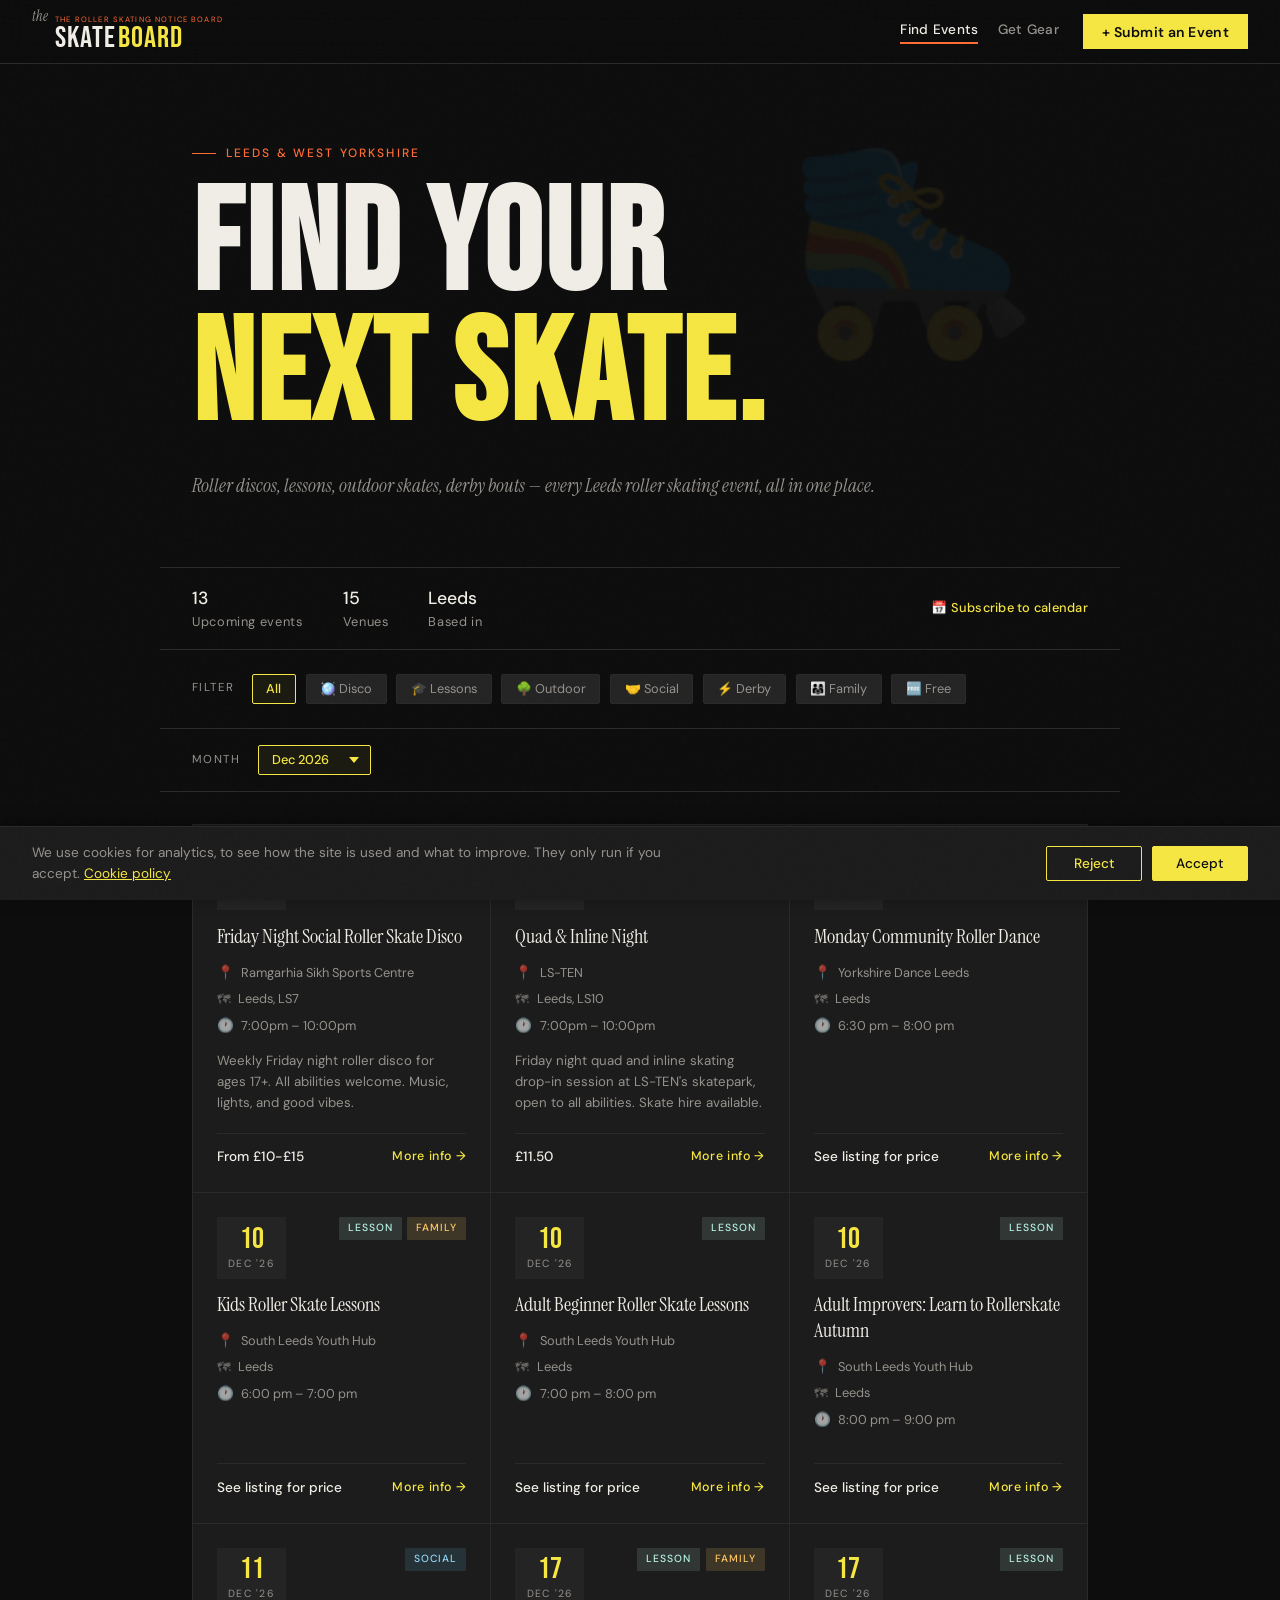
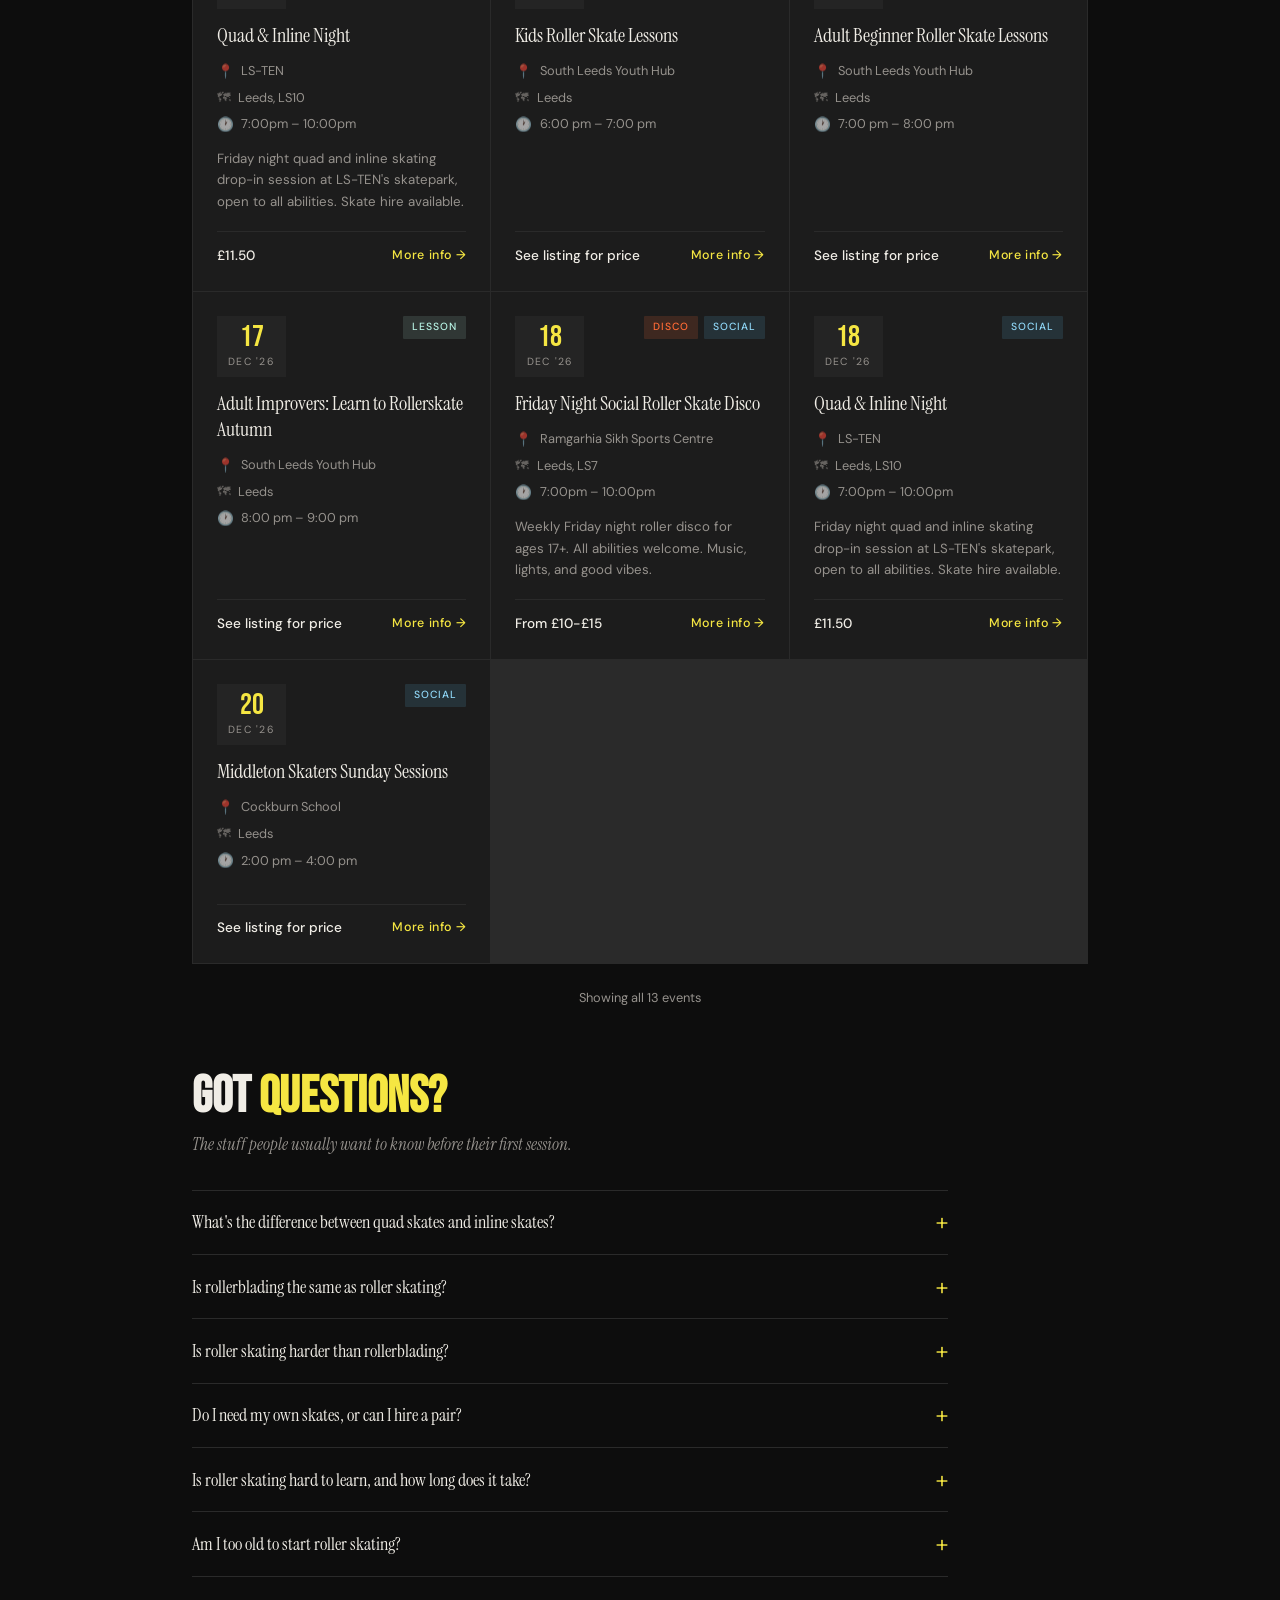
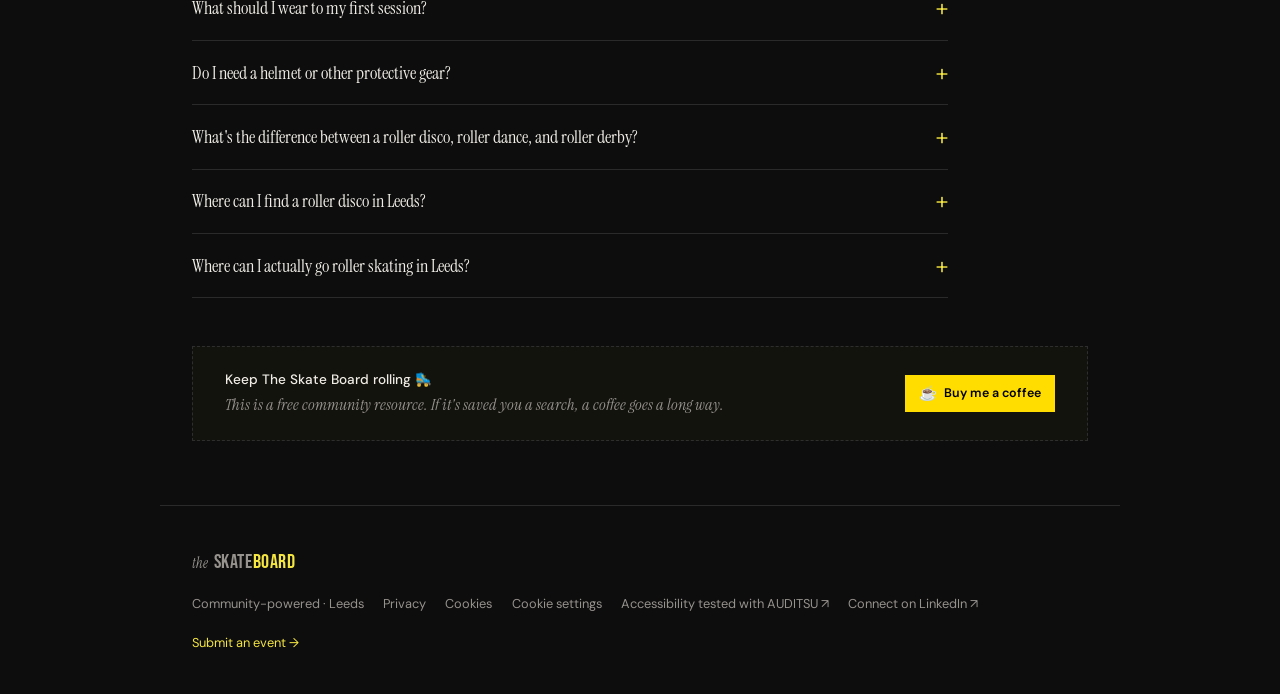
<file: index.html>
<!DOCTYPE html>
<html lang="en">
<head>
  <meta charset="UTF-8">
  <meta name="viewport" content="width=device-width, initial-scale=1.0">
  <title>The Skate Board — Rollerskating Events in Leeds</title>
  <meta name="description" content="Roller discos, lessons, outdoor skates, derby bouts and more — every rollerskating event in Leeds & West Yorkshire, all in one free, community-powered place.">
  <link rel="canonical" href="https://theskateboard.co.uk/">

  <link rel="icon" href="favicon.svg" type="image/svg+xml">

  <meta property="og:type" content="website">
  <meta property="og:site_name" content="The Skate Board">
  <meta property="og:title" content="The Skate Board — Rollerskating Events in Leeds">
  <meta property="og:description" content="Roller discos, lessons, outdoor skates, derby bouts and more — every rollerskating event in Leeds & West Yorkshire, all in one free, community-powered place.">
  <meta property="og:url" content="https://theskateboard.co.uk/">
  <meta property="og:image" content="https://theskateboard.co.uk/og-image.png">
  <meta property="og:image:width" content="1200">
  <meta property="og:image:height" content="630">

  <meta name="twitter:card" content="summary_large_image">
  <meta name="twitter:title" content="The Skate Board — Rollerskating Events in Leeds">
  <meta name="twitter:description" content="Roller discos, lessons, outdoor skates, derby bouts and more — every rollerskating event in Leeds & West Yorkshire, all in one free, community-powered place.">
  <meta name="twitter:image" content="https://theskateboard.co.uk/og-image.png">

  <script type="application/ld+json">
  {
    "@context": "https://schema.org",
    "@type": "FAQPage",
    "mainEntity": [
      {
        "@type": "Question",
        "name": "What's the difference between quad skates and inline skates?",
        "acceptedAnswer": { "@type": "Answer", "text": "Quad skates have four wheels arranged two-by-two, like a classic roller skate — they're generally more stable side-to-side, which makes them the go-to for roller disco, dance, and derby. Inline skates (\"rollerblades\") have wheels in a single row and suit speed and long-distance skating better. Nearly every session listed on this site is quad-skate focused." }
      },
      {
        "@type": "Question",
        "name": "Is rollerblading the same as roller skating?",
        "acceptedAnswer": { "@type": "Answer", "text": "Not quite, though the terms get used interchangeably. Rollerblading means skating on inline skates — wheels in a single row, named after the Rollerblade brand. Roller skating, the focus of this site, means quad skates — four wheels, two-by-two — which most people find easier to balance on at low speed, especially as a beginner. If you're coming to a session listed here, you'll be on quads, not blades." }
      },
      {
        "@type": "Question",
        "name": "Is roller skating harder than rollerblading?",
        "acceptedAnswer": { "@type": "Answer", "text": "Neither is harder exactly — they reward different skills. Quad skates have a wider wheelbase, so most beginners find them easier to balance on and stop with at low speed, which is part of why they're the standard at lessons and discos. Inline skates take a little more getting used to for balance, but roll faster and more efficiently once you're confident. If you're starting from scratch, most people find quads the gentler introduction." }
      },
      {
        "@type": "Question",
        "name": "Do I need my own skates, or can I hire a pair?",
        "acceptedAnswer": { "@type": "Answer", "text": "You can hire. Most beginner-friendly sessions in Leeds — including taster sessions and lessons — offer skate hire for a small extra fee, so there's nothing to buy before your first go. Once you know you're hooked, our gear page has recommendations for a first pair." }
      },
      {
        "@type": "Question",
        "name": "Is roller skating hard to learn, and how long does it take?",
        "acceptedAnswer": { "@type": "Answer", "text": "Most people can stand, push off, and stop with some confidence after two or three sessions. Getting properly comfortable — turning, skating backwards, controlling your speed — usually takes a few weeks of regular practice. Structured lessons get you there faster than going it alone." }
      },
      {
        "@type": "Question",
        "name": "Am I too old to start roller skating?",
        "acceptedAnswer": { "@type": "Answer", "text": "No — adult beginners are the backbone of the Leeds skating scene. Several sessions are aimed specifically at adults, and it's common for most attendees to be 40+. It's never too late to start." }
      },
      {
        "@type": "Question",
        "name": "What should I wear to my first session?",
        "acceptedAnswer": { "@type": "Answer", "text": "Something you can move freely in — leggings or joggers rather than jeans, and socks that come up over your ankle. Bring a water bottle; most venues warm up fast once everyone's moving." }
      },
      {
        "@type": "Question",
        "name": "Do I need a helmet or other protective gear?",
        "acceptedAnswer": { "@type": "Answer", "text": "It's strongly recommended, especially while you're learning to fall safely. A helmet and wrist guards are the two most worth having from day one, with knee pads a close third." }
      },
      {
        "@type": "Question",
        "name": "What's the difference between a roller disco, roller dance, and roller derby?",
        "acceptedAnswer": { "@type": "Answer", "text": "A roller disco is social skating to music, aimed at all levels. Roller dance is a specific skill discipline — footwork and choreography on skates, usually taught in structured classes. Roller derby is a full-contact team sport on skates." }
      },
      {
        "@type": "Question",
        "name": "Where can I find a roller disco in Leeds?",
        "acceptedAnswer": { "@type": "Answer", "text": "Filter the events above by Disco to see every upcoming roller disco in Leeds and West Yorkshire — new dates get added as venues announce them, so it's worth checking back regularly." }
      },
      {
        "@type": "Question",
        "name": "Where can I actually go roller skating in Leeds?",
        "acceptedAnswer": { "@type": "Answer", "text": "Every listing on The Skate Board is a real, upcoming session somewhere in Leeds or West Yorkshire, from weekly roller discos to one-off outdoor meetups." }
      }
    ]
  }
  </script>

  <link href="https://fonts.googleapis.com/css2?family=Bebas+Neue&family=DM+Sans:ital,wght@0,300;0,400;0,500;1,300&family=Instrument+Serif:ital@0;1&display=swap" rel="stylesheet">
  <link rel="stylesheet" href="styles.css">
  <script src="https://server.fillout.com/embed/v1/"></script>
</head>
<body>

<div id="top" tabindex="-1" aria-label="Top of page"></div>
<header>
  <a href="#" class="logo">
    <span class="logo-the">the</span>
    <div class="logo-wrap">
      <span class="logo-notice">the roller skating notice board</span>
      <div style="display:flex;align-items:baseline;">
        <span class="logo-skate">Skate</span>
        <span class="logo-dot"> </span>
        <span class="logo-board">Board</span>
      </div>
    </div>
  </a>
  <div class="header-right">
    <!-- Hidden Fillout popup trigger — script needs this in the DOM -->
    <div
      id="fillout-popup"
      data-fillout-id="wkoEmzfZQ4us"
      data-fillout-embed-type="popup"
      data-fillout-button-text="open"
      data-fillout-dynamic-resize
      data-fillout-button-color="#f5e642"
      data-fillout-button-size="medium"
      data-fillout-inherit-parameters
      data-fillout-popup-size="medium"
      style="position:absolute;opacity:0;pointer-events:none;width:0;height:0;overflow:hidden;">
    </div>
    <nav class="site-nav">
      <a href="index.html" class="nav-link active">Find Events</a>
      <a href="gear.html" class="nav-link">Get Gear</a>
    </nav>
    <!-- Visible CTA — calls openFillout() -->
    <button class="submit-cta" onclick="openFillout()">+ Submit an Event</button>
  </div>
</header>

<div class="page-body">
  <aside class="sidebar sidebar-left"></aside>
  <div class="main-col">

<section class="hero">
  <div class="hero-wheel">🛼</div>
  <p class="hero-eyebrow">Leeds & West Yorkshire</p>
  <h1>Find your<br><em>next skate.</em></h1>
  <p class="hero-sub">Roller discos, lessons, outdoor skates, derby bouts — every Leeds roller skating event, all in one place.</p>
</section>

<div class="stats-bar">
  <div class="stat"><strong id="upcoming-count">—</strong>Upcoming events</div>
  <div class="stat"><strong id="venue-count">—</strong>Venues</div>
  <div class="stat"><strong>Leeds</strong>Based in</div>
  <a href="webcal://theskateboard.co.uk/events.ics" class="subscribe-link">📅 Subscribe to calendar</a>
</div>

<div class="filters-wrap">
  <span class="filter-label">Filter</span>
  <button class="filter-btn active" onclick="setFilter('all', this)">All</button>
  <button class="filter-btn" onclick="setFilter('disco', this)">🪩 Disco</button>
  <button class="filter-btn" onclick="setFilter('lesson', this)">🎓 Lessons</button>
  <button class="filter-btn" onclick="setFilter('outdoor', this)">🌳 Outdoor</button>
  <button class="filter-btn" onclick="setFilter('social', this)">🤝 Social</button>
  <button class="filter-btn" onclick="setFilter('derby', this)">⚡ Derby</button>
  <button class="filter-btn" onclick="setFilter('family', this)">👨‍👩‍👧 Family</button>
  <button class="filter-btn" onclick="setFilter('free', this)">🆓 Free</button>
</div>

<div class="filters-month-wrap">
  <span class="filter-label">Month</span>
  <select id="month-filter" class="month-select" onchange="setMonth(this.value)" aria-label="Filter events by month">
    <option value="all">All months</option>
  </select>
</div>

<section class="events-section">
  <div class="events-grid" id="events-grid" tabindex="-1"></div>
  <div class="no-results" id="no-results">
    <p style="font-size:2rem;margin-bottom:0.5rem">🛼</p>
    <p>No events found for that filter.<br>
    Know of one? <span class="fillout-trigger" onclick="openFillout()">Add it →</span></p>
  </div>
  <p class="pagination-status" id="pagination-status" aria-live="polite"></p>
  <nav class="pagination" id="pagination" aria-label="Pagination" hidden></nav>
</section>

<section class="faq-section">
  <h2 class="faq-heading">Got <em>questions?</em></h2>
  <p class="faq-intro">The stuff people usually want to know before their first session.</p>
  <div class="faq-list">
    <details class="faq-item">
      <summary>What's the difference between quad skates and inline skates?</summary>
      <p>Quad skates have four wheels arranged two-by-two, like a classic roller skate — they're generally more stable side-to-side, which makes them the go-to for roller disco, dance, and derby. Inline skates ("rollerblades") have wheels in a single row and suit speed and long-distance skating better. Nearly every session listed on this site is quad-skate focused.</p>
    </details>
    <details class="faq-item">
      <summary>Is rollerblading the same as roller skating?</summary>
      <p>Not quite, though the terms get used interchangeably. Rollerblading means skating on inline skates — wheels in a single row, named after the Rollerblade brand. Roller skating, the focus of this site, means quad skates — four wheels, two-by-two — which most people find easier to balance on at low speed, especially as a beginner. If you're coming to a session listed here, you'll be on quads, not blades.</p>
    </details>
    <details class="faq-item">
      <summary>Is roller skating harder than rollerblading?</summary>
      <p>Neither is harder exactly — they reward different skills. Quad skates have a wider wheelbase, so most beginners find them easier to balance on and stop with at low speed, which is part of why they're the standard at lessons and discos. Inline skates take a little more getting used to for balance, but roll faster and more efficiently once you're confident. If you're starting from scratch, most people find quads the gentler introduction.</p>
    </details>
    <details class="faq-item">
      <summary>Do I need my own skates, or can I hire a pair?</summary>
      <p>You can hire. Most beginner-friendly sessions in Leeds — including taster sessions and lessons — offer skate hire for a small extra fee, so there's nothing to buy before your first go. Once you know you're hooked, our <a href="gear.html">gear page</a> has recommendations for a first pair.</p>
    </details>
    <details class="faq-item">
      <summary>Is roller skating hard to learn, and how long does it take?</summary>
      <p>Most people can stand, push off, and stop with some confidence after two or three sessions. Getting properly comfortable — turning, skating backwards, controlling your speed — usually takes a few weeks of regular practice. Structured lessons (filter by "Lessons" above) get you there faster than going it alone.</p>
    </details>
    <details class="faq-item">
      <summary>Am I too old to start roller skating?</summary>
      <p>No — adult beginners are the backbone of the Leeds skating scene. Several sessions listed here are aimed specifically at adults, and it's common for most attendees to be 40+. It's never too late to start.</p>
    </details>
    <details class="faq-item">
      <summary>What should I wear to my first session?</summary>
      <p>Something you can move freely in — leggings or joggers rather than jeans, and socks that come up over your ankle (not too thick, not too thin). Bring a water bottle; most venues warm up fast once everyone's moving.</p>
    </details>
    <details class="faq-item">
      <summary>Do I need a helmet or other protective gear?</summary>
      <p>It's strongly recommended, especially while you're learning to fall safely. A helmet and wrist guards are the two most worth having from day one, with knee pads a close third. See our <a href="gear.html">gear page</a> for what we'd actually buy.</p>
    </details>
    <details class="faq-item">
      <summary>What's the difference between a roller disco, roller dance, and roller derby?</summary>
      <p>A roller disco is social skating to music, aimed at all levels. Roller dance is a specific skill discipline — footwork and choreography on skates, usually taught in structured classes. Roller derby is a full-contact team sport on skates. You'll see all three tagged on the events above, so you can filter for whichever you're after.</p>
    </details>
    <details class="faq-item">
      <summary>Where can I find a roller disco in Leeds?</summary>
      <p>Use the <strong>Disco</strong> filter above to see every upcoming roller disco in Leeds and West Yorkshire in one place — new dates get added as venues announce them, so it's worth checking back regularly or subscribing to the calendar feed.</p>
    </details>
    <details class="faq-item">
      <summary>Where can I actually go roller skating in Leeds?</summary>
      <p>That's what this site is for — every listing above is a real, upcoming session somewhere in Leeds or West Yorkshire, from weekly roller discos to one-off outdoor meetups. Filter by type or month to find what's on next.</p>
    </details>
  </div>
</section>

<div class="support-strip">
  <div class="support-text">
    <strong>Keep The Skate Board rolling 🛼</strong>
    This is a free community resource. If it's saved you a search, a coffee goes a long way.
  </div>
  <a href="https://buymeacoffee.com/theskateboard" target="_blank" class="bmc-btn">
    <span class="bmc-cup">☕</span> Buy me a coffee
  </a>
</div>

<footer>
  <a href="#" class="footer-logo">
    <span class="footer-the">the</span>
    <span class="footer-skate">Skate</span>
    <span class="footer-board">Board</span>
  </a>
  <div class="footer-right">
    <span>Community-powered · Leeds</span>
    <a href="privacy.html" class="footer-link">Privacy</a>
    <a href="cookies.html" class="footer-link">Cookies</a>
    <button type="button" class="footer-link footer-btn" onclick="openCookieSettings()">Cookie settings</button>
    <a href="https://auditsu.com/" target="_blank" rel="noopener" class="footer-link">Accessibility tested with AUDITSU ↗</a>
    <a href="https://www.linkedin.com/in/sharahc/" target="_blank" rel="noopener" class="footer-link">Connect on LinkedIn ↗</a>
    <span class="fillout-trigger" onclick="openFillout()">Submit an event →</span>
  </div>
</footer>

  </div><!-- /.main-col -->
  <aside class="sidebar sidebar-right"></aside>
</div><!-- /.page-body -->

<a href="#top" id="scroll-top-btn" class="scroll-top-btn" aria-label="Scroll to top">↑</a>

<script src="consent.js"></script>
<script src="script.js"></script>
</body>
</html>
</file>
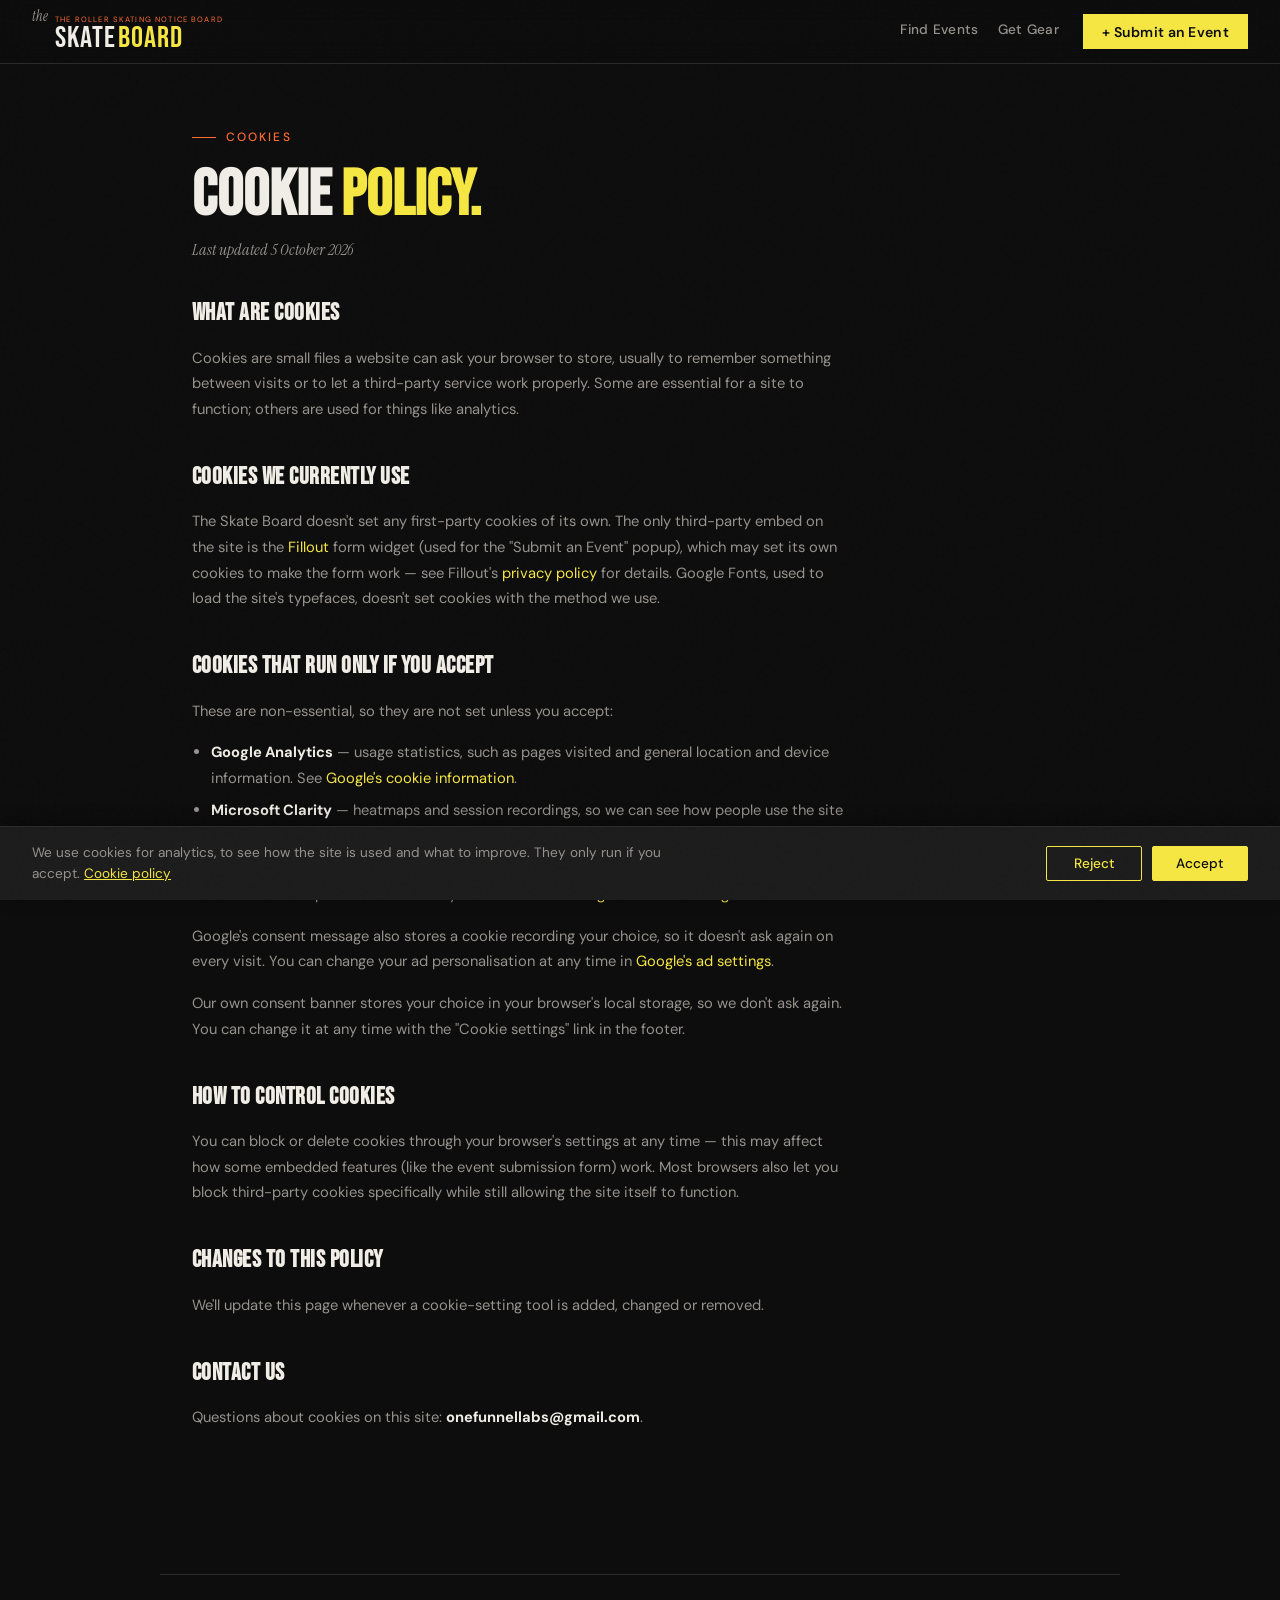
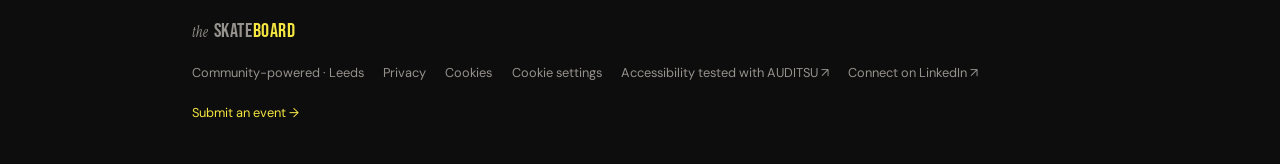
<file: cookies.html>
<!DOCTYPE html>
<html lang="en">
<head>
  <meta charset="UTF-8">
  <meta name="viewport" content="width=device-width, initial-scale=1.0">
  <title>Cookie Policy — The Skate Board</title>
  <meta name="description" content="Which cookies The Skate Board uses, what each is for, and how to control them.">
  <link rel="canonical" href="https://theskateboard.co.uk/cookies.html">

  <link rel="icon" href="favicon.svg" type="image/svg+xml">

  <meta property="og:type" content="website">
  <meta property="og:site_name" content="The Skate Board">
  <meta property="og:title" content="Cookie Policy — The Skate Board">
  <meta property="og:description" content="What cookies The Skate Board uses today, and what's planned.">
  <meta property="og:url" content="https://theskateboard.co.uk/cookies.html">
  <meta property="og:image" content="https://theskateboard.co.uk/og-image.png">
  <meta property="og:image:width" content="1200">
  <meta property="og:image:height" content="630">

  <meta name="robots" content="noindex, follow">

  <link href="https://fonts.googleapis.com/css2?family=Bebas+Neue&family=DM+Sans:ital,wght@0,300;0,400;0,500;1,300&family=Instrument+Serif:ital@0;1&display=swap" rel="stylesheet">
  <link rel="stylesheet" href="styles.css">
  <script src="https://server.fillout.com/embed/v1/"></script>
</head>
<body>

<div id="top" tabindex="-1" aria-label="Top of page"></div>
<header>
  <a href="index.html" class="logo">
    <span class="logo-the">the</span>
    <div class="logo-wrap">
      <span class="logo-notice">the roller skating notice board</span>
      <div style="display:flex;align-items:baseline;">
        <span class="logo-skate">Skate</span>
        <span class="logo-dot"> </span>
        <span class="logo-board">Board</span>
      </div>
    </div>
  </a>
  <div class="header-right">
    <!-- Hidden Fillout popup trigger — script needs this in the DOM -->
    <div
      id="fillout-popup"
      data-fillout-id="wkoEmzfZQ4us"
      data-fillout-embed-type="popup"
      data-fillout-button-text="open"
      data-fillout-dynamic-resize
      data-fillout-button-color="#f5e642"
      data-fillout-button-size="medium"
      data-fillout-inherit-parameters
      data-fillout-popup-size="medium"
      style="position:absolute;opacity:0;pointer-events:none;width:0;height:0;overflow:hidden;">
    </div>
    <nav class="site-nav">
      <a href="index.html" class="nav-link">Find Events</a>
      <a href="gear.html" class="nav-link">Get Gear</a>
    </nav>
    <!-- Visible CTA — calls openFillout() -->
    <button class="submit-cta" onclick="openFillout()">+ Submit an Event</button>
  </div>
</header>

<div class="page-body">
  <aside class="sidebar sidebar-left"></aside>
  <div class="main-col">

<section class="legal-hero">
  <p class="hero-eyebrow">COOKIES</p>
  <h1 class="legal-title">Cookie <em>Policy.</em></h1>
  <p class="legal-updated">Last updated 5 October 2026</p>
</section>

<section class="legal-content">
  <h2>What are cookies</h2>
  <p>Cookies are small files a website can ask your browser to store, usually to remember something between visits or to let a third-party service work properly. Some are essential for a site to function; others are used for things like analytics.</p>

  <h2>Cookies we currently use</h2>
  <p>The Skate Board doesn't set any first-party cookies of its own. The only third-party embed on the site is the <a href="https://www.fillout.com/" target="_blank" rel="noopener">Fillout</a> form widget (used for the "Submit an Event" popup), which may set its own cookies to make the form work — see Fillout's <a href="https://www.fillout.com/privacy" target="_blank" rel="noopener">privacy policy</a> for details. Google Fonts, used to load the site's typefaces, doesn't set cookies with the method we use.</p>

  <h2>Cookies that run only if you accept</h2>
  <p>These are non-essential, so they are not set unless you accept:</p>
  <ul>
    <li><strong>Google Analytics</strong> — usage statistics, such as pages visited and general location and device information. See <a href="https://policies.google.com/technologies/cookies" target="_blank" rel="noopener">Google's cookie information</a>.</li>
    <li><strong>Microsoft Clarity</strong> — heatmaps and session recordings, so we can see how people use the site and fix anything confusing. See <a href="https://privacy.microsoft.com/privacystatement" target="_blank" rel="noopener">Microsoft's privacy statement</a>.</li>
    <li><strong>Google AdSense</strong> — advertising cookies that show ads and measure how they perform. These can be used to personalise the ads you see. See <a href="https://policies.google.com/technologies/ads" target="_blank" rel="noopener">how Google uses advertising cookies</a>.</li>
  </ul>
  <p>Google's consent message also stores a cookie recording your choice, so it doesn't ask again on every visit. You can change your ad personalisation at any time in <a href="https://adssettings.google.com" target="_blank" rel="noopener">Google's ad settings</a>.</p>
  <p>Our own consent banner stores your choice in your browser's local storage, so we don't ask again. You can change it at any time with the "Cookie settings" link in the footer.</p>

  <h2>How to control cookies</h2>
  <p>You can block or delete cookies through your browser's settings at any time — this may affect how some embedded features (like the event submission form) work. Most browsers also let you block third-party cookies specifically while still allowing the site itself to function.</p>

  <h2>Changes to this policy</h2>
  <p>We'll update this page whenever a cookie-setting tool is added, changed or removed.</p>

  <h2>Contact us</h2>
  <p>Questions about cookies on this site: <a href="mailto:onefunnellabs@gmail.com"><strong>onefunnellabs@gmail.com</strong></a>.</p>
</section>

<footer>
  <a href="index.html" class="footer-logo">
    <span class="footer-the">the</span>
    <span class="footer-skate">Skate</span>
    <span class="footer-board">Board</span>
  </a>
  <div class="footer-right">
    <span>Community-powered · Leeds</span>
    <a href="privacy.html" class="footer-link">Privacy</a>
    <a href="cookies.html" class="footer-link">Cookies</a>
    <button type="button" class="footer-link footer-btn" onclick="openCookieSettings()">Cookie settings</button>
    <a href="https://auditsu.com/" target="_blank" rel="noopener" class="footer-link">Accessibility tested with AUDITSU ↗</a>
    <a href="https://www.linkedin.com/in/sharahc/" target="_blank" rel="noopener" class="footer-link">Connect on LinkedIn ↗</a>
    <span class="fillout-trigger" onclick="openFillout()">Submit an event →</span>
  </div>
</footer>

  </div><!-- /.main-col -->
  <aside class="sidebar sidebar-right"></aside>
</div><!-- /.page-body -->

<a href="#top" id="scroll-top-btn" class="scroll-top-btn" aria-label="Scroll to top">↑</a>

<script src="consent.js"></script>
<script src="legal.js"></script>
</body>
</html>
</file>
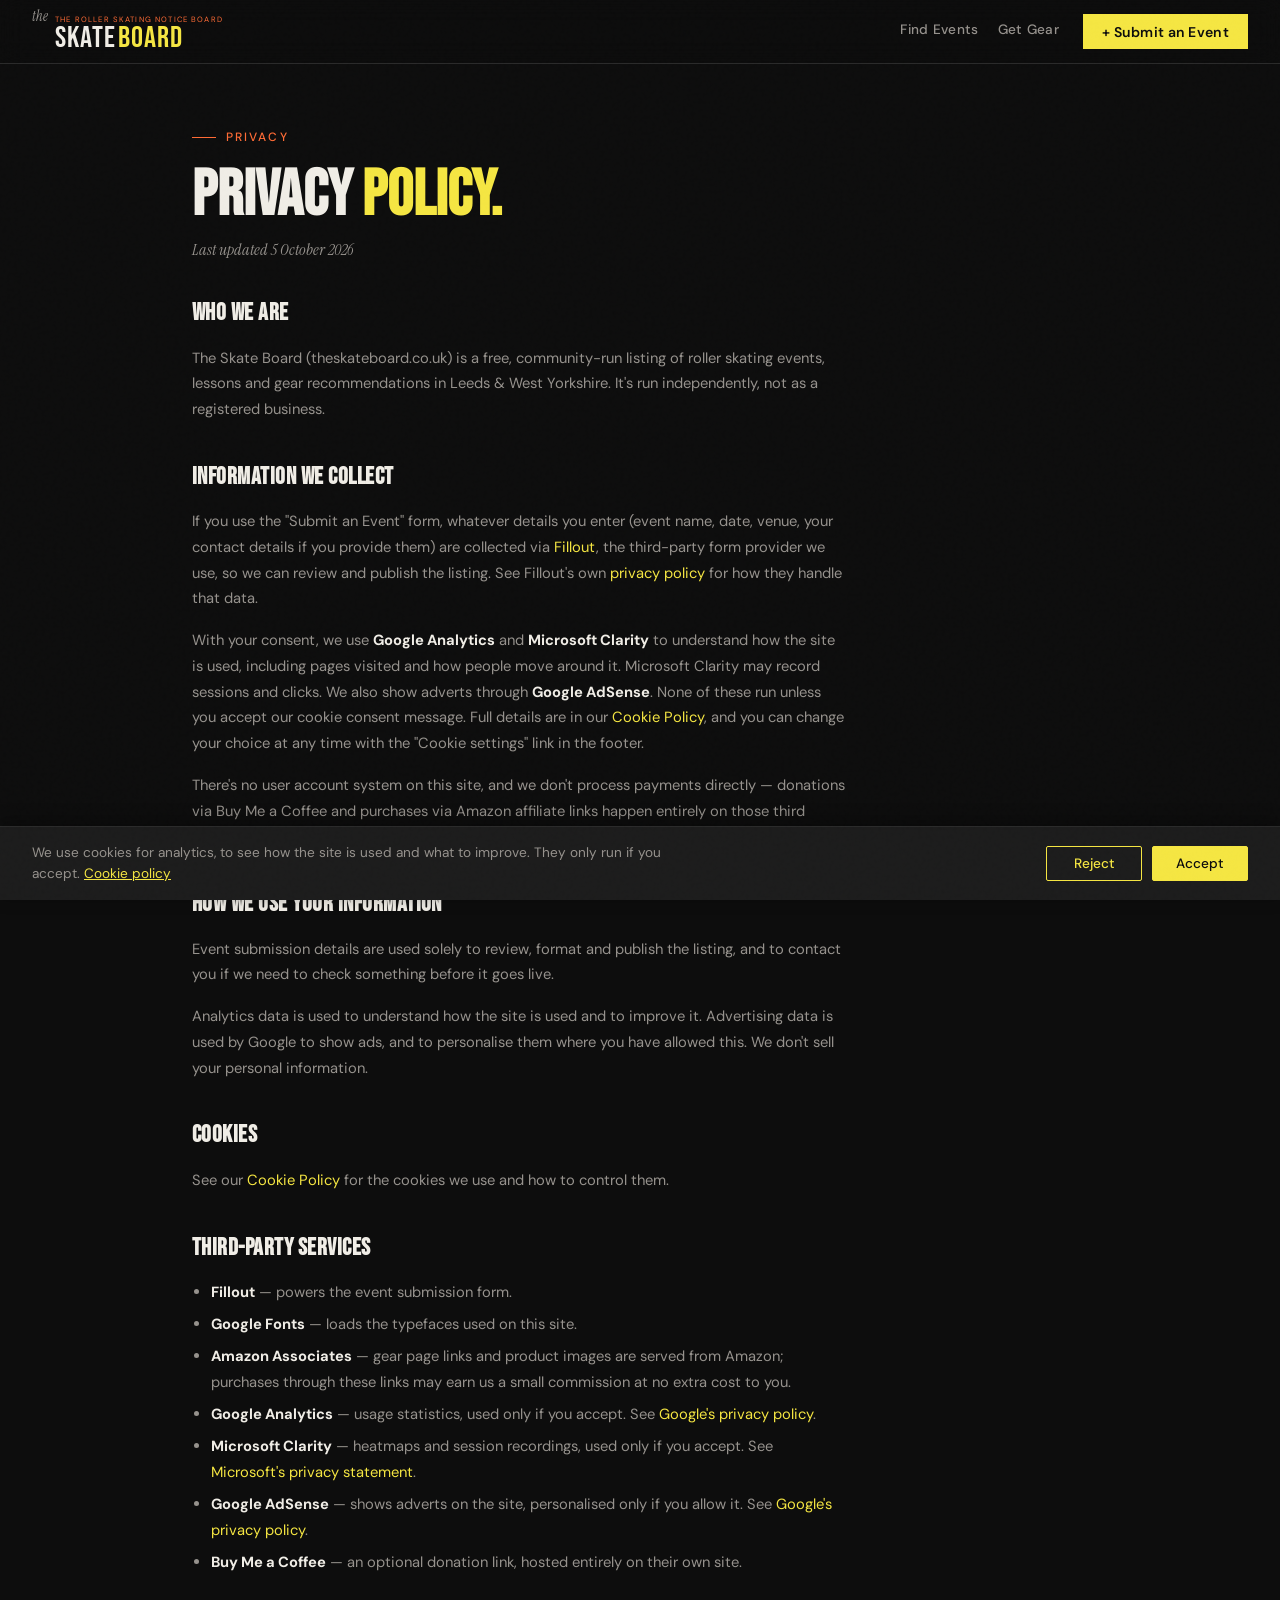
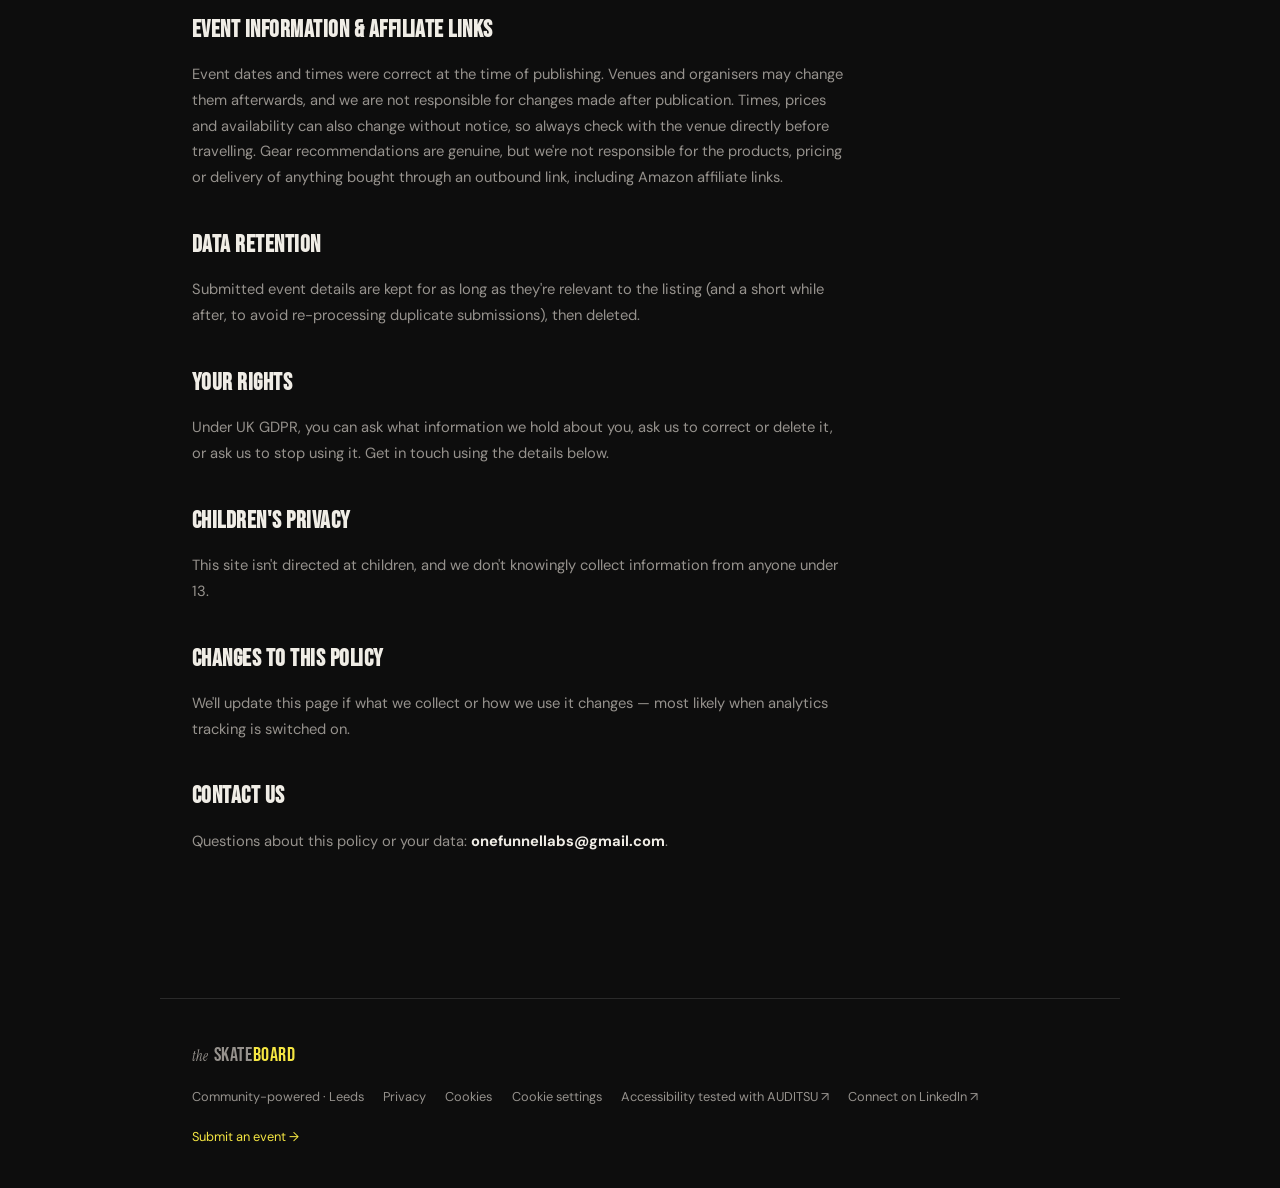
<file: privacy.html>
<!DOCTYPE html>
<html lang="en">
<head>
  <meta charset="UTF-8">
  <meta name="viewport" content="width=device-width, initial-scale=1.0">
  <title>Privacy Policy — The Skate Board</title>
  <meta name="description" content="How The Skate Board collects, uses and protects your information, including details on the event submission form and third-party services used on the site.">
  <link rel="canonical" href="https://theskateboard.co.uk/privacy.html">

  <link rel="icon" href="favicon.svg" type="image/svg+xml">

  <meta property="og:type" content="website">
  <meta property="og:site_name" content="The Skate Board">
  <meta property="og:title" content="Privacy Policy — The Skate Board">
  <meta property="og:description" content="How The Skate Board collects, uses and protects your information.">
  <meta property="og:url" content="https://theskateboard.co.uk/privacy.html">
  <meta property="og:image" content="https://theskateboard.co.uk/og-image.png">
  <meta property="og:image:width" content="1200">
  <meta property="og:image:height" content="630">

  <meta name="robots" content="noindex, follow">

  <link href="https://fonts.googleapis.com/css2?family=Bebas+Neue&family=DM+Sans:ital,wght@0,300;0,400;0,500;1,300&family=Instrument+Serif:ital@0;1&display=swap" rel="stylesheet">
  <link rel="stylesheet" href="styles.css">
  <script src="https://server.fillout.com/embed/v1/"></script>
</head>
<body>

<div id="top" tabindex="-1" aria-label="Top of page"></div>
<header>
  <a href="index.html" class="logo">
    <span class="logo-the">the</span>
    <div class="logo-wrap">
      <span class="logo-notice">the roller skating notice board</span>
      <div style="display:flex;align-items:baseline;">
        <span class="logo-skate">Skate</span>
        <span class="logo-dot"> </span>
        <span class="logo-board">Board</span>
      </div>
    </div>
  </a>
  <div class="header-right">
    <!-- Hidden Fillout popup trigger — script needs this in the DOM -->
    <div
      id="fillout-popup"
      data-fillout-id="wkoEmzfZQ4us"
      data-fillout-embed-type="popup"
      data-fillout-button-text="open"
      data-fillout-dynamic-resize
      data-fillout-button-color="#f5e642"
      data-fillout-button-size="medium"
      data-fillout-inherit-parameters
      data-fillout-popup-size="medium"
      style="position:absolute;opacity:0;pointer-events:none;width:0;height:0;overflow:hidden;">
    </div>
    <nav class="site-nav">
      <a href="index.html" class="nav-link">Find Events</a>
      <a href="gear.html" class="nav-link">Get Gear</a>
    </nav>
    <!-- Visible CTA — calls openFillout() -->
    <button class="submit-cta" onclick="openFillout()">+ Submit an Event</button>
  </div>
</header>

<div class="page-body">
  <aside class="sidebar sidebar-left"></aside>
  <div class="main-col">

<section class="legal-hero">
  <p class="hero-eyebrow">PRIVACY</p>
  <h1 class="legal-title">Privacy <em>Policy.</em></h1>
  <p class="legal-updated">Last updated 5 October 2026</p>
</section>

<section class="legal-content">
  <h2>Who we are</h2>
  <p>The Skate Board (theskateboard.co.uk) is a free, community-run listing of roller skating events, lessons and gear recommendations in Leeds & West Yorkshire. It's run independently, not as a registered business.</p>

  <h2>Information we collect</h2>
  <p>If you use the "Submit an Event" form, whatever details you enter (event name, date, venue, your contact details if you provide them) are collected via <a href="https://www.fillout.com/" target="_blank" rel="noopener">Fillout</a>, the third-party form provider we use, so we can review and publish the listing. See Fillout's own <a href="https://www.fillout.com/privacy" target="_blank" rel="noopener">privacy policy</a> for how they handle that data.</p>
  <p>With your consent, we use <strong>Google Analytics</strong> and <strong>Microsoft Clarity</strong> to understand how the site is used, including pages visited and how people move around it. Microsoft Clarity may record sessions and clicks. We also show adverts through <strong>Google AdSense</strong>. None of these run unless you accept our cookie consent message. Full details are in our <a href="cookies.html">Cookie Policy</a>, and you can change your choice at any time with the "Cookie settings" link in the footer.</p>
  <p>There's no user account system on this site, and we don't process payments directly — donations via Buy Me a Coffee and purchases via Amazon affiliate links happen entirely on those third parties' own sites, under their own privacy policies.</p>

  <h2>How we use your information</h2>
  <p>Event submission details are used solely to review, format and publish the listing, and to contact you if we need to check something before it goes live.</p>
  <p>Analytics data is used to understand how the site is used and to improve it. Advertising data is used by Google to show ads, and to personalise them where you have allowed this. We don't sell your personal information.</p>

  <h2>Cookies</h2>
  <p>See our <a href="cookies.html">Cookie Policy</a> for the cookies we use and how to control them.</p>

  <h2>Third-party services</h2>
  <ul>
    <li><strong>Fillout</strong> — powers the event submission form.</li>
    <li><strong>Google Fonts</strong> — loads the typefaces used on this site.</li>
    <li><strong>Amazon Associates</strong> — gear page links and product images are served from Amazon; purchases through these links may earn us a small commission at no extra cost to you.</li>
    <li><strong>Google Analytics</strong> — usage statistics, used only if you accept. See <a href="https://policies.google.com/privacy" target="_blank" rel="noopener">Google's privacy policy</a>.</li>
    <li><strong>Microsoft Clarity</strong> — heatmaps and session recordings, used only if you accept. See <a href="https://privacy.microsoft.com/privacystatement" target="_blank" rel="noopener">Microsoft's privacy statement</a>.</li>
    <li><strong>Google AdSense</strong> — shows adverts on the site, personalised only if you allow it. See <a href="https://policies.google.com/privacy" target="_blank" rel="noopener">Google's privacy policy</a>.</li>
    <li><strong>Buy Me a Coffee</strong> — an optional donation link, hosted entirely on their own site.</li>
  </ul>

  <h2>Event information & affiliate links</h2>
  <p>Event dates and times were correct at the time of publishing. Venues and organisers may change them afterwards, and we are not responsible for changes made after publication. Times, prices and availability can also change without notice, so always check with the venue directly before travelling. Gear recommendations are genuine, but we're not responsible for the products, pricing or delivery of anything bought through an outbound link, including Amazon affiliate links.</p>

  <h2>Data retention</h2>
  <p>Submitted event details are kept for as long as they're relevant to the listing (and a short while after, to avoid re-processing duplicate submissions), then deleted.</p>

  <h2>Your rights</h2>
  <p>Under UK GDPR, you can ask what information we hold about you, ask us to correct or delete it, or ask us to stop using it. Get in touch using the details below.</p>

  <h2>Children's privacy</h2>
  <p>This site isn't directed at children, and we don't knowingly collect information from anyone under 13.</p>

  <h2>Changes to this policy</h2>
  <p>We'll update this page if what we collect or how we use it changes — most likely when analytics tracking is switched on.</p>

  <h2>Contact us</h2>
  <p>Questions about this policy or your data: <a href="mailto:onefunnellabs@gmail.com"><strong>onefunnellabs@gmail.com</strong></a>.</p>
</section>

<footer>
  <a href="index.html" class="footer-logo">
    <span class="footer-the">the</span>
    <span class="footer-skate">Skate</span>
    <span class="footer-board">Board</span>
  </a>
  <div class="footer-right">
    <span>Community-powered · Leeds</span>
    <a href="privacy.html" class="footer-link">Privacy</a>
    <a href="cookies.html" class="footer-link">Cookies</a>
    <button type="button" class="footer-link footer-btn" onclick="openCookieSettings()">Cookie settings</button>
    <a href="https://auditsu.com/" target="_blank" rel="noopener" class="footer-link">Accessibility tested with AUDITSU ↗</a>
    <a href="https://www.linkedin.com/in/sharahc/" target="_blank" rel="noopener" class="footer-link">Connect on LinkedIn ↗</a>
    <span class="fillout-trigger" onclick="openFillout()">Submit an event →</span>
  </div>
</footer>

  </div><!-- /.main-col -->
  <aside class="sidebar sidebar-right"></aside>
</div><!-- /.page-body -->

<a href="#top" id="scroll-top-btn" class="scroll-top-btn" aria-label="Scroll to top">↑</a>

<script src="consent.js"></script>
<script src="legal.js"></script>
</body>
</html>
</file>
<file: styles.css>
:root {
  --bg: #0d0d0d;
  --surface: #161616;
  --card: #1c1c1c;
  --border: #2a2a2a;
  --accent: #f5e642;
  --accent2: #ff6b35;
  --accent3: #b8f5e6;
  --text: #f0ede6;
  --muted: #96928d; /* was #7a7672 — failed WCAG AA 4.5:1 against every bg it's used on (measured 3.44–4.31:1 via AUDITSU/axe scan, 2026-08-04). This passes 5.0:1+ everywhere while keeping the same warm grey tint. */
  --tag-bg: #242424;
  --board-skate: #f0ede6;
  --board-board: #f5e642;
}

*, *::before, *::after { box-sizing: border-box; margin: 0; padding: 0; }

body {
  background: var(--bg);
  color: var(--text);
  font-family: 'DM Sans', sans-serif;
  font-size: 15px;
  line-height: 1.6;
  min-height: 100vh;
  overflow-x: hidden;
}

body::before {
  content: '';
  position: fixed;
  inset: 0;
  background-image: url("data:image/svg+xml,%3Csvg viewBox='0 0 256 256' xmlns='http://www.w3.org/2000/svg'%3E%3Cfilter id='noise'%3E%3CfeTurbulence type='fractalNoise' baseFrequency='0.9' numOctaves='4' stitchTiles='stitch'/%3E%3C/filter%3E%3Crect width='100%25' height='100%25' filter='url(%23noise)' opacity='0.04'/%3E%3C/svg%3E");
  pointer-events: none;
  z-index: 9999;
  opacity: 0.4;
}

/* ── Page layout ── */
.page-body {
  display: grid;
  grid-template-columns: minmax(0, 160px) 1fr minmax(0, 160px);
}

.main-col {
  min-width: 0; /* prevent grid blowout */
}

.sidebar {
  padding-top: 2rem;
}

@media (max-width: 1080px) {
  .page-body {
    grid-template-columns: 1fr;
  }
  .sidebar {
    display: none;
  }
}

/* ── Header ── */
/* backdrop-filter lives on a ::before layer, not on header itself — header
   is position:sticky, and backdrop-filter forces its own GPU compositing
   layer, which breaks sticky positioning entirely on some Android/Chrome
   GPU+driver combos. Splitting them onto separate boxes is the standard
   workaround. */
header {
  padding: 0 2rem;
  border-bottom: 1px solid var(--border);
  display: flex;
  align-items: center;
  justify-content: space-between;
  height: 64px;
  position: sticky;
  top: 0;
  z-index: 100;
}

header::before {
  content: '';
  position: absolute;
  inset: 0;
  background: rgba(13,13,13,0.92);
  backdrop-filter: blur(12px);
  -webkit-backdrop-filter: blur(12px);
  z-index: -1;
}

/* Logo: "The SKATE BOARD" — SKATE in white, BOARD in yellow
   to visually split the double meaning */
.logo {
  display: flex;
  align-items: baseline;
  gap: 0;
  text-decoration: none;
  line-height: 1;
}

.logo-the {
  font-family: 'Instrument Serif', serif;
  font-style: italic;
  font-size: 0.9rem;
  color: var(--muted);
  margin-right: 0.45rem;
  position: relative;
  top: -1px;
}

.logo-skate {
  font-family: 'Bebas Neue', sans-serif;
  font-size: 1.9rem;
  color: var(--board-skate);
  letter-spacing: 0.03em;
}

/* Small interpunct / dot between words as a visual nod to the separator */
.logo-dot {
  font-family: 'Bebas Neue', sans-serif;
  font-size: 1.9rem;
  color: var(--muted);
  margin: 0 0.08rem;
  opacity: 0.4;
}

.logo-board {
  font-family: 'Bebas Neue', sans-serif;
  font-size: 1.9rem;
  color: var(--board-board);
  letter-spacing: 0.03em;
}

/* "the roller skating notice board" label sitting above SKATE BOARD */
.logo-wrap {
  display: flex;
  flex-direction: column;
  align-items: stretch;
}

.logo-notice {
  font-size: 0.48rem;
  letter-spacing: 0.15em;
  text-transform: uppercase;
  color: var(--accent2);
  line-height: 1;
  margin-bottom: -1px;
  width: 100%;
  display: flex;
  justify-content: space-between;
}

@media (max-width: 480px) {
  .logo-notice { display: none; }
}

.header-right {
  display: flex;
  align-items: center;
  gap: 1.5rem;
}

@media (max-width: 520px) {
  header {
    flex-wrap: wrap;
    height: auto;
    padding: 0.75rem 1.25rem;
    row-gap: 0.6rem;
  }

  .header-right {
    width: 100%;
    justify-content: space-between;
  }
}

.site-nav {
  display: flex;
  align-items: center;
  gap: 1.2rem;
}

.nav-link {
  color: var(--muted);
  text-decoration: none;
  font-size: 0.85rem;
  font-weight: 500;
  letter-spacing: 0.02em;
  padding-bottom: 2px;
  border-bottom: 2px solid transparent;
  transition: color 0.15s, border-color 0.15s;
}

.nav-link:hover { color: var(--text); }

.nav-link.active {
  color: var(--text);
  border-bottom-color: var(--accent2);
}

@media (max-width: 700px) {
  .site-nav { gap: 0.85rem; }
  .nav-link { font-size: 0.78rem; }
}

/* Submit event — primary header CTA */
@keyframes submit-cta-wobble {
  0%, 85%, 100% { transform: rotate(0deg); }
  88% { transform: rotate(-4deg); }
  91% { transform: rotate(4deg); }
  94% { transform: rotate(-2deg); }
  97% { transform: rotate(2deg); }
}

.submit-cta {
  background: var(--accent);
  color: #0d0d0d;
  border: none;
  padding: 0.55rem 1.2rem;
  font-family: 'DM Sans', sans-serif;
  font-size: 0.88rem;
  font-weight: 600;
  cursor: pointer;
  letter-spacing: 0.02em;
  transition: background 0.15s, transform 0.15s;
  white-space: nowrap;
  transform-origin: center;
  animation: submit-cta-wobble 4s ease-in-out infinite;
}

.submit-cta:hover {
  background: #ffe800;
  transform: translateY(-1px);
  animation-play-state: paused;
}

@media (prefers-reduced-motion: reduce) {
  .submit-cta { animation: none; }
}

@media (max-width: 600px) {
  .submit-cta {
    padding: 0.4rem 0.75rem;
    font-size: 0.78rem;
  }
}

/* ── Hero ── */
.hero {
  padding: 5rem 2rem 4rem;
  max-width: 900px;
  position: relative;
  overflow-x: hidden;
}

.hero-eyebrow {
  font-size: 0.75rem;
  font-weight: 500;
  letter-spacing: 0.18em;
  text-transform: uppercase;
  color: var(--accent2);
  margin-bottom: 1.2rem;
  display: flex;
  align-items: center;
  gap: 0.6rem;
}

.hero-eyebrow::before {
  content: '';
  width: 24px;
  height: 1px;
  background: var(--accent2);
  display: inline-block;
}

.hero h1 {
  font-family: 'Bebas Neue', sans-serif;
  font-size: clamp(4rem, 12vw, 9rem);
  line-height: 0.9;
  letter-spacing: 0.02em;
  color: var(--text);
  margin-bottom: 1.8rem;
}

.hero h1 em {
  font-style: normal;
  color: var(--accent);
}

.hero-sub {
  font-family: 'Instrument Serif', serif;
  font-style: italic;
  font-size: 1.2rem;
  color: var(--muted);
  max-width: 480px;
  line-height: 1.7;
}

@media (min-width: 850px) {
  .hero-sub {
    max-width: 700px;
  }
}

.hero-wheel {
  position: absolute;
  right: 2rem;
  top: 3rem;
  font-size: 7rem;
  opacity: 0.07;
  pointer-events: none;
  animation: spin 20s linear infinite;
}

@media (min-width: 1080px) {
  .hero-wheel {
    right: 1rem;
    top: 1rem;
    font-size: 13rem;
  }
}

@keyframes spin {
  from { transform: rotate(-15deg); }
  to   { transform: rotate(345deg); }
}

/* ── Stats bar ── */
.stats-bar {
  border-top: 1px solid var(--border);
  border-bottom: 1px solid var(--border);
  padding: 1rem 2rem;
  display: flex;
  align-items: center;
  flex-wrap: wrap;
  gap: 2.5rem;
  font-size: 0.8rem;
  color: var(--muted);
  letter-spacing: 0.05em;
}

.subscribe-link {
  margin-left: auto;
  color: var(--accent);
  text-decoration: none;
  font-weight: 500;
  white-space: nowrap;
  letter-spacing: 0.02em;
}

.subscribe-link:hover { text-decoration: underline; }

.stat strong {
  color: var(--text);
  font-size: 1.1rem;
  font-weight: 500;
  display: block;
  letter-spacing: 0;
}

/* ── Filters ── */
.filters-wrap {
  padding: 1.5rem 2rem;
  border-bottom: 1px solid var(--border);
  display: flex;
  flex-wrap: wrap;
  gap: 0.6rem;
  align-items: center;
}

.filter-label {
  font-size: 0.72rem;
  letter-spacing: 0.12em;
  text-transform: uppercase;
  color: var(--muted);
  margin-right: 0.5rem;
}

.filter-btn {
  background: var(--tag-bg);
  border: 1px solid var(--border);
  color: var(--muted);
  padding: 0.35rem 0.85rem;
  font-family: 'DM Sans', sans-serif;
  font-size: 0.8rem;
  cursor: pointer;
  transition: all 0.15s;
  border-radius: 2px;
}

.filter-btn:hover, .filter-btn.active {
  border-color: var(--accent);
  color: var(--accent);
  background: rgba(245,230,66,0.06);
}

.filter-btn.active { font-weight: 500; }

/* ── Month filter ── */
.filters-month-wrap {
  padding: 1rem 2rem;
  border-bottom: 1px solid var(--border);
  display: flex;
  align-items: center;
  gap: 0.6rem;
}

.month-select {
  background: var(--tag-bg);
  border: 1px solid var(--border);
  color: var(--muted);
  padding: 0.35rem 2rem 0.35rem 0.85rem;
  font-family: 'DM Sans', sans-serif;
  font-size: 0.8rem;
  cursor: pointer;
  border-radius: 2px;
  appearance: none;
  -webkit-appearance: none;
  background-image: url("data:image/svg+xml,%3Csvg xmlns='http://www.w3.org/2000/svg' width='10' height='6' viewBox='0 0 10 6'%3E%3Cpath d='M0 0l5 6 5-6z' fill='%237a7672'/%3E%3C/svg%3E");
  background-repeat: no-repeat;
  background-position: right 0.7rem center;
  transition: all 0.15s;
}

.month-select:hover {
  border-color: var(--accent);
  color: var(--accent);
  background-color: rgba(245,230,66,0.06);
}

.month-select.active {
  border-color: var(--accent);
  color: var(--accent);
  font-weight: 500;
  background-image: url("data:image/svg+xml,%3Csvg xmlns='http://www.w3.org/2000/svg' width='10' height='6' viewBox='0 0 10 6'%3E%3Cpath d='M0 0l5 6 5-6z' fill='%23f5e642'/%3E%3C/svg%3E");
  background-color: rgba(245,230,66,0.06);
}

/* ── Events grid ── */
.events-section { padding: 2rem; }

.events-grid {
  display: grid;
  grid-template-columns: repeat(3, 1fr);
  gap: 1px;
  background: var(--border);
  border: 1px solid var(--border);
}

@media (max-width: 900px) {
  .events-grid { grid-template-columns: repeat(2, 1fr); }
}

@media (max-width: 560px) {
  .events-grid { grid-template-columns: 1fr; }
}

.event-card {
  background: var(--card);
  padding: 1.5rem;
  display: flex;
  flex-direction: column;
  gap: 0.8rem;
  transition: background 0.2s;
  position: relative;
  overflow: hidden;
  animation: fadeUp 0.4s ease both;
}

.event-card::before {
  content: '';
  position: absolute;
  left: 0; top: 0; bottom: 0;
  width: 3px;
  background: transparent;
  transition: background 0.2s;
}

.event-card:hover { background: #202020; }
.event-card:hover::before { background: var(--accent); }

@keyframes fadeUp {
  from { opacity: 0; transform: translateY(12px); }
  to   { opacity: 1; transform: translateY(0); }
}

.card-top {
  display: flex;
  align-items: flex-start;
  justify-content: space-between;
  gap: 1rem;
}

.event-date {
  display: flex;
  flex-direction: column;
  align-items: center;
  background: var(--tag-bg);
  padding: 0.4rem 0.7rem;
  min-width: 52px;
  text-align: center;
  flex-shrink: 0;
}

.date-day {
  font-family: 'Bebas Neue', sans-serif;
  font-size: 1.9rem;
  line-height: 1;
  color: var(--accent);
}

.date-month {
  font-size: 0.65rem;
  letter-spacing: 0.12em;
  text-transform: uppercase;
  color: var(--muted);
  margin-top: 0.1rem;
}

.event-tags {
  display: flex;
  flex-wrap: wrap;
  gap: 0.35rem;
  justify-content: flex-end;
}

.tag {
  font-size: 0.65rem;
  letter-spacing: 0.1em;
  text-transform: uppercase;
  padding: 0.2rem 0.55rem;
  border-radius: 1px;
  font-weight: 500;
}

.tag-disco   { background: rgba(255,107,53,0.15);  color: var(--accent2); }
.tag-lesson  { background: rgba(184,245,230,0.12); color: var(--accent3); }
.tag-outdoor { background: rgba(245,230,66,0.12);  color: var(--accent); }
.tag-derby   { background: rgba(200,120,255,0.15); color: #d4a0ff; }
.tag-social  { background: rgba(100,200,255,0.12); color: #90d8f8; }
.tag-family  { background: rgba(255,200,100,0.15); color: #ffc864; }
.tag-free     { background: rgba(100,255,150,0.12); color: #6fdf9e; }
.tag-taster   { background: rgba(255,180,255,0.12); color: #f0aaff; }
.tag-indoor   { background: rgba(100,180,255,0.12); color: #80b8ff; }
.tag-workshop { background: rgba(255,220,100,0.12); color: #ffd466; }
.tag-skillshare  { background: rgba(128, 164, 133, 0.12); color: #3ef82a; }


.event-name {
  font-family: 'Instrument Serif', serif;
  font-size: 1.25rem;
  line-height: 1.3;
  color: var(--text);
}

.event-meta {
  display: flex;
  flex-direction: column;
  gap: 0.3rem;
  font-size: 0.8rem;
  color: var(--muted);
}

.meta-row { display: flex; align-items: center; gap: 0.45rem; }
.meta-icon { opacity: 0.6; font-size: 0.85rem; }

.event-desc {
  font-size: 0.83rem;
  color: var(--muted);
  line-height: 1.6;
  flex-grow: 1;
}

.card-footer {
  display: flex;
  align-items: center;
  justify-content: space-between;
  margin-top: 0.4rem;
  padding-top: 0.8rem;
  border-top: 1px solid var(--border);
}

.event-price { font-size: 0.85rem; font-weight: 500; color: var(--text); }

.event-link {
  font-size: 0.78rem;
  color: var(--accent);
  text-decoration: none;
  letter-spacing: 0.05em;
  font-weight: 500;
  display: flex;
  align-items: center;
  gap: 0.3rem;
  transition: gap 0.15s;
}

.event-link:hover { gap: 0.55rem; }

/* ── Gear grid ── */
.gear-section { padding: 1rem 2rem 2rem; }

.gear-grid {
  display: grid;
  grid-template-columns: repeat(3, 1fr);
  gap: 1px;
  background: var(--border);
  border: 1px solid var(--border);
}

@media (max-width: 900px) { .gear-grid { grid-template-columns: repeat(2, 1fr); } }
@media (max-width: 560px) { .gear-grid { grid-template-columns: 1fr; } }

.gear-card {
  background: var(--card);
  display: flex;
  flex-direction: column;
  text-decoration: none;
  color: inherit;
  transition: background 0.2s;
  animation: fadeUp 0.4s ease both;
}

.gear-card:hover { background: #202020; }

.gear-photo {
  aspect-ratio: 4 / 3;
  background: #f4f2ee;
  display: flex;
  align-items: center;
  justify-content: center;
  border-bottom: 1px solid var(--border);
  position: relative;
  overflow: hidden;
}

.gear-photo img {
  width: 100%;
  height: 100%;
  object-fit: contain;
  padding: 1.1rem;
}

.gear-cat {
  position: absolute;
  top: 0.6rem;
  left: 0.6rem;
  font-size: 0.62rem;
  letter-spacing: 0.1em;
  text-transform: uppercase;
  padding: 0.2rem 0.5rem;
  border-radius: 1px;
  background: rgba(245,230,66,0.85);
  color: #0d0d0d;
  font-weight: 600;
}

.gear-body {
  padding: 1.1rem 1.3rem 1.3rem;
  display: flex;
  flex-direction: column;
  gap: 0.6rem;
  flex-grow: 1;
}

.gear-name {
  font-family: 'Instrument Serif', serif;
  font-size: 1.15rem;
  line-height: 1.3;
  color: var(--text);
}

.gear-desc {
  font-size: 0.82rem;
  color: var(--muted);
  line-height: 1.6;
  flex-grow: 1;
}

.gear-footer {
  display: flex;
  align-items: center;
  justify-content: flex-end;
  margin-top: 0.3rem;
  padding-top: 0.75rem;
  border-top: 1px solid var(--border);
}

.gear-link {
  font-size: 0.78rem;
  color: var(--accent);
  font-weight: 500;
  letter-spacing: 0.03em;
}

.gear-disclosure {
  margin: 0 2rem 3rem;
  font-size: 0.72rem;
  color: var(--muted);
  opacity: 0.75;
  max-width: 640px;
}

/* ── No results ── */
.no-results {
  display: none;
  text-align: center;
  padding: 4rem 2rem;
  color: var(--muted);
}
.no-results.visible { display: block; }

/* ── Pagination ── */
.pagination-status {
  text-align: center;
  color: var(--muted);
  font-size: 0.8rem;
  margin-top: 1.5rem;
}

.pagination {
  display: flex;
  align-items: center;
  justify-content: center;
  gap: 0.5rem;
  flex-wrap: wrap;
  margin-top: 1rem;
}

.page-btn {
  background: var(--tag-bg);
  border: 1px solid var(--border);
  color: var(--muted);
  padding: 0.35rem 0.75rem;
  font-family: 'DM Sans', sans-serif;
  font-size: 0.8rem;
  cursor: pointer;
  transition: all 0.15s;
  border-radius: 2px;
}

.page-btn:hover:not(:disabled) {
  border-color: var(--accent);
  color: var(--accent);
  background: rgba(245,230,66,0.06);
}

.page-btn:disabled {
  opacity: 0.4;
  cursor: not-allowed;
}

.page-numbers {
  display: flex;
  gap: 0.35rem;
  flex-wrap: wrap;
}

.page-number {
  min-width: 2rem;
  text-align: center;
  padding: 0.35rem 0.5rem;
}

.page-number.active {
  border-color: var(--accent);
  color: var(--accent);
  font-weight: 500;
  background: rgba(245,230,66,0.06);
}

/* ── FAQ ── */
.faq-section {
  padding: 1rem 2rem 3rem;
  max-width: 820px;
}

.faq-heading {
  font-family: 'Bebas Neue', sans-serif;
  font-size: clamp(2.2rem, 5vw, 3.2rem);
  line-height: 0.95;
  color: var(--text);
  margin-bottom: 0.6rem;
}

.faq-heading em {
  font-style: normal;
  color: var(--accent);
}

.faq-intro {
  font-family: 'Instrument Serif', serif;
  font-style: italic;
  font-size: 1.05rem;
  color: var(--muted);
  max-width: 520px;
  margin-bottom: 2rem;
}

.faq-list {
  border-top: 1px solid var(--border);
}

.faq-item {
  border-bottom: 1px solid var(--border);
}

.faq-item summary {
  padding: 1.1rem 0;
  cursor: pointer;
  font-family: 'Instrument Serif', serif;
  font-size: 1.1rem;
  color: var(--text);
  list-style: none;
  display: flex;
  justify-content: space-between;
  align-items: center;
  gap: 1.5rem;
  transition: color 0.15s;
}

.faq-item summary::-webkit-details-marker { display: none; }

.faq-item summary:hover { color: var(--accent); }

.faq-item summary::after {
  content: '+';
  font-family: 'DM Sans', sans-serif;
  font-weight: 300;
  font-size: 1.5rem;
  color: var(--accent);
  flex-shrink: 0;
  line-height: 1;
  transition: transform 0.2s;
}

.faq-item[open] summary::after { transform: rotate(45deg); }

.faq-item p {
  padding: 0 2.5rem 1.3rem 0;
  color: var(--muted);
  font-size: 0.88rem;
  line-height: 1.7;
  max-width: 640px;
}

.faq-item p a { color: var(--accent); text-decoration: none; }
.faq-item p a:hover { text-decoration: underline; }

/* ── Support strip ── */
.support-strip {
  margin: 0 2rem;
  border: 1px dashed #2e2e2e;
  padding: 1.4rem 2rem;
  display: flex;
  align-items: center;
  justify-content: space-between;
  gap: 1.5rem;
  flex-wrap: wrap;
  background: rgba(255,221,0,0.025);
}

.support-text {
  font-family: 'Instrument Serif', serif;
  font-style: italic;
  font-size: 1rem;
  color: var(--muted);
  line-height: 1.5;
}

.support-text strong {
  color: var(--text);
  font-style: normal;
  font-family: 'DM Sans', sans-serif;
  font-size: 0.85rem;
  font-weight: 500;
  display: block;
  margin-bottom: 0.2rem;
}

.bmc-btn {
  display: inline-flex;
  align-items: center;
  gap: 0.4rem;
  background: #FFDD00;
  color: #000;
  text-decoration: none;
  padding: 0.45rem 0.9rem;
  font-family: 'DM Sans', sans-serif;
  font-size: 0.78rem;
  font-weight: 600;
  white-space: nowrap;
  transition: all 0.15s;
  flex-shrink: 0;
}

.bmc-btn:hover {
  background: #ffe81a;
  transform: translateY(-1px);
}

.bmc-btn .bmc-cup { font-size: 0.9rem; }

/* ── Footer ── */
footer {
  border-top: 1px solid var(--border);
  padding: 2.5rem 2rem;
  display: flex;
  justify-content: space-between;
  align-items: center;
  flex-wrap: wrap;
  gap: 1rem;
  margin-top: 4rem;
}

.footer-logo {
  display: flex;
  align-items: baseline;
  gap: 0;
  text-decoration: none;
}

.footer-the {
  font-family: 'Instrument Serif', serif;
  font-style: italic;
  font-size: 0.85rem;
  color: var(--muted);
  margin-right: 0.35rem;
}

.footer-skate {
  font-family: 'Bebas Neue', sans-serif;
  font-size: 1.25rem;
  letter-spacing: 0.03em;
  color: var(--muted);
}

.footer-board {
  font-family: 'Bebas Neue', sans-serif;
  font-size: 1.25rem;
  letter-spacing: 0.03em;
  color: var(--accent);
}

.footer-right {
  font-size: 0.8rem;
  color: var(--muted);
  display: flex;
  align-items: center;
  gap: 1.2rem;
  flex-wrap: wrap;
}

.footer-link {
  color: var(--muted);
  text-decoration: none;
  transition: color 0.15s;
}
.footer-link:hover { color: var(--accent); }

.fillout-trigger {
  color: var(--accent);
  cursor: pointer;
  font-size: 0.8rem;
}

/* ── Scroll to top ── */
@media (prefers-reduced-motion: no-preference) {
  html { scroll-behavior: smooth; }
}

.scroll-top-btn {
  position: fixed;
  right: 1.5rem;
  bottom: 1.5rem;
  width: 42px;
  height: 42px;
  display: flex;
  align-items: center;
  justify-content: center;
  background: var(--accent);
  color: var(--bg);
  text-decoration: none;
  font-size: 1.1rem;
  border-radius: 2px;
  opacity: 0;
  pointer-events: none;
  transform: translateY(8px);
  transition: opacity 0.2s, transform 0.2s;
  z-index: 90;
}

.scroll-top-btn.visible {
  opacity: 1;
  pointer-events: auto;
  transform: translateY(0);
}

.scroll-top-btn:hover {
  background: #ffe800;
}

@media (max-width: 520px) {
  .scroll-top-btn {
    right: 1rem;
    bottom: 1rem;
  }
}

/* ── Legal pages (privacy, cookies) ── */
.legal-hero {
  padding: 4rem 2rem 2rem;
  max-width: 720px;
}

.legal-title {
  font-family: 'Bebas Neue', sans-serif;
  font-size: clamp(2.6rem, 6vw, 4rem);
  line-height: 0.95;
  color: var(--text);
  margin-bottom: 0.6rem;
}

.legal-title em {
  font-style: normal;
  color: var(--accent);
}

.legal-updated {
  font-family: 'Instrument Serif', serif;
  font-style: italic;
  font-size: 1rem;
  color: var(--muted);
}

.legal-content {
  padding: 0 2rem 4rem;
  max-width: 720px;
}

.legal-content h2 {
  font-family: 'Bebas Neue', sans-serif;
  font-size: 1.5rem;
  letter-spacing: 0.02em;
  color: var(--text);
  margin: 2.2rem 0 0.8rem;
}

.legal-content h2:first-child { margin-top: 0; }

.legal-content p {
  color: var(--muted);
  font-size: 0.92rem;
  line-height: 1.75;
  margin-bottom: 1rem;
}

.legal-content ul {
  color: var(--muted);
  font-size: 0.92rem;
  line-height: 1.75;
  margin: 0 0 1rem 1.2rem;
}

.legal-content li { margin-bottom: 0.4rem; }

.legal-content a { color: var(--accent); text-decoration: none; }
.legal-content a:hover { text-decoration: underline; }

.legal-content strong { color: var(--text); }

/* ── Cookie consent banner ── */
.cookie-banner {
  position: fixed;
  left: 0;
  right: 0;
  bottom: 0;
  z-index: 95;
  background: var(--card);
  border-top: 1px solid var(--border);
  padding: 1rem 2rem;
  display: flex;
  align-items: center;
  justify-content: space-between;
  gap: 1.2rem;
  flex-wrap: wrap;
  box-shadow: 0 -4px 16px rgba(0,0,0,0.4);
}

.cookie-banner[hidden] { display: none; }

.cookie-banner-text {
  color: var(--muted);
  font-size: 0.85rem;
  line-height: 1.5;
  max-width: 640px;
}

.cookie-banner-text a { color: var(--accent); }

.cookie-banner-actions {
  display: flex;
  gap: 0.6rem;
  flex-shrink: 0;
}

.cookie-btn {
  font-family: 'DM Sans', sans-serif;
  font-size: 0.85rem;
  font-weight: 500;
  padding: 0.5rem 1.1rem;
  border-radius: 2px;
  cursor: pointer;
  border: 1px solid var(--accent);
  min-width: 96px;
}

.cookie-btn-accept {
  background: var(--accent);
  color: var(--bg);
}

.cookie-btn-reject {
  background: transparent;
  color: var(--accent);
}

.cookie-btn:hover { opacity: 0.85; }

.cookie-btn:focus-visible {
  outline: 2px solid var(--accent2);
  outline-offset: 2px;
}

/* Footer "Cookie settings" button: looks like the other footer links */
.footer-btn {
  background: none;
  border: 0;
  padding: 0;
  font: inherit;
  cursor: pointer;
}
</file>
